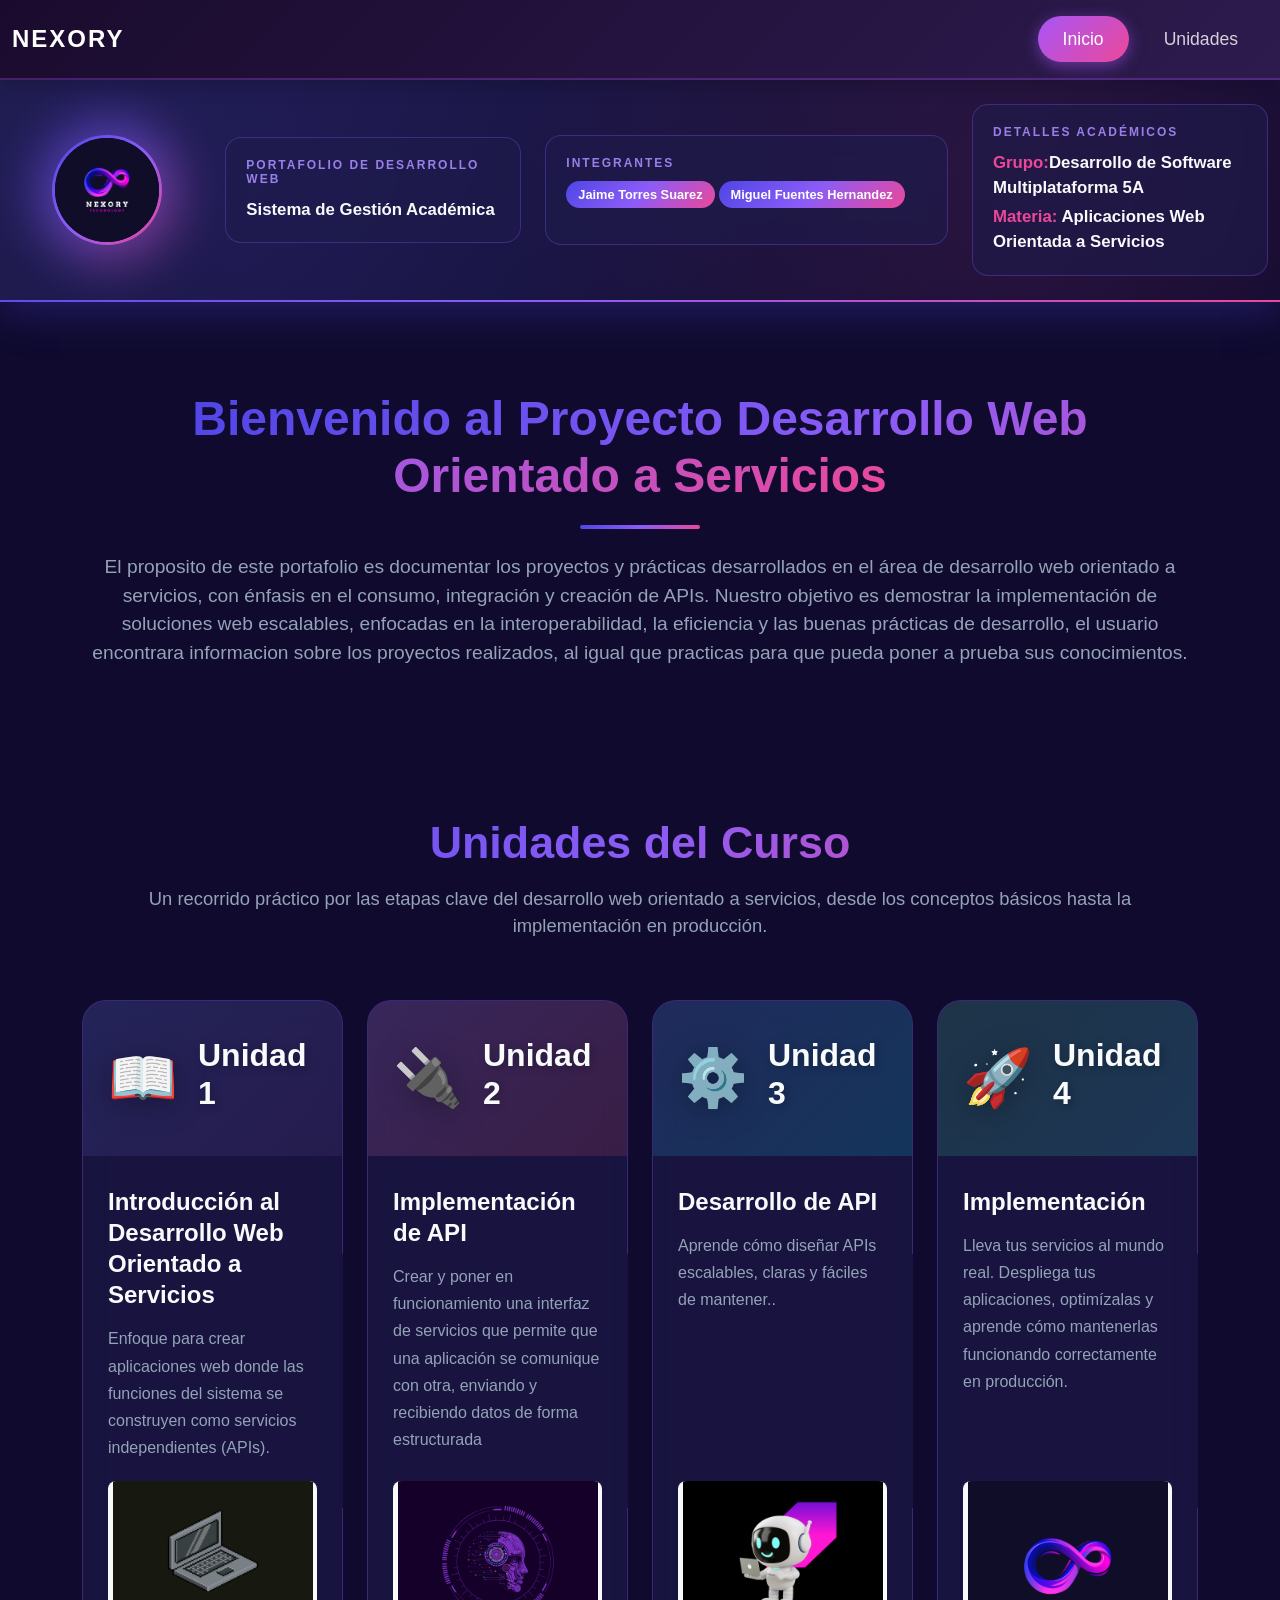
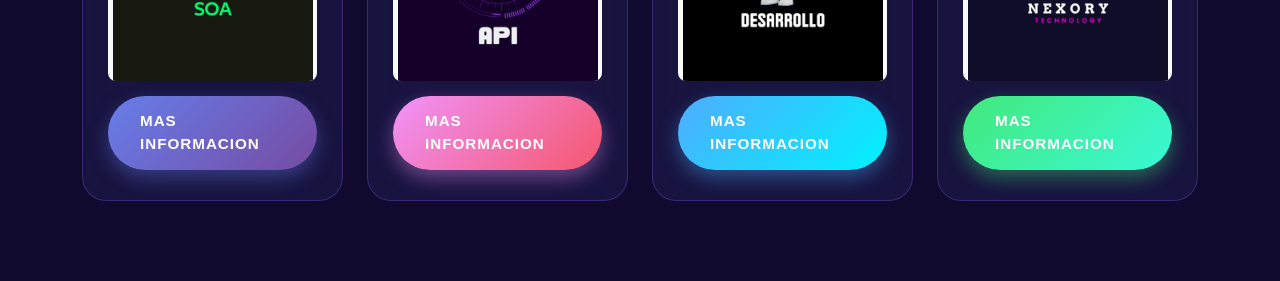
<file: index.html>
<!DOCTYPE html>
<html lang="es">
<head>
    <meta charset="UTF-8">
    <meta name="viewport" content="width=device-width, initial-scale=1.0">
    <title>Proyecto Académico - Nexory Technology</title>
    <link href="https://cdnjs.cloudflare.com/ajax/libs/bootstrap/5.3.2/css/bootstrap.min.css" rel="stylesheet">
    <link rel="stylesheet" href="css/index.css">
<body>
    <!-- Menú de Navegación -->
    <nav class="navbar navbar-expand-lg navbar-light bg-light sticky-top shadow">
        <div class="container-fluid">
            <a class="navbar-brand fw-bold text-primary" href="#inicio">NEXORY</a>
            <button class="navbar-toggler" type="button" data-bs-toggle="collapse" data-bs-target="#navbarNav" aria-controls="navbarNav" aria-expanded="false" aria-label="Toggle navigation">
                <span class="navbar-toggler-icon"></span>
            </button>
            <div class="collapse navbar-collapse" id="navbarNav">
                <ul class="navbar-nav ms-auto">
                    <li class="nav-item">
                        <a class="nav-link active px-4" href="#inicio">Inicio</a>
                    </li>
                    <li class="nav-item">
                        <a class="nav-link px-4" href="#unidades">Unidades</a>
                    </li>
                </ul>
            </div>
        </div>
    </nav>

    <!-- Barra Superior Moderna -->
    <header id="inicio" class="header-top">
        <div class="header-overlay"></div>
        <div class="container-fluid">
            <div class="row align-items-center py-4 position-relative">
                <!-- Logo Section -->
                <div class="col-lg-2 col-md-12 text-center mb-md-3 mb-lg-0">
                    <div class="logo-wrapper">
                        <div class="logo-glow"></div>
                        <img src="img/nexory.png" alt="Logo Nexory" class="logo-img">
                    </div>
                </div>

                <!-- Proyecto Section -->
                <div class="col-lg-3 col-md-6 mb-3 mb-lg-0">
                    <div class="info-card gradient-card">
                        <div class="card-content">
                            <h6 class="info-label">Portafolio de Desarrollo Web</h6>
                            <p class="info-value">Sistema de Gestión Académica</p>
                        </div>
                        <div class="card-shine"></div>
                    </div>
                </div>

                <!-- Estudiante y Carrera Section -->
                <div class="col-lg-4 col-md-6 mb-3 mb-lg-0">
                    <div class="info-card gradient-card">
                        <div class="card-content">
                            <h6 class="info-label">Integrantes</h6>
                            <p class="info-subtitle">
                                <span class="badge-custom">Jaime Torres Suarez</span>
                                <span class="badge-custom">Miguel Fuentes Hernandez</span>
                            </p>
                        </div>
                        <div class="card-shine"></div>
                    </div>
                </div>

                <!-- Grupo y Materia Section -->
                <div class="col-lg-3 col-md-12">
                    <div class="info-card gradient-card">
                        <div class="card-content">
                            <h6 class="info-label">Detalles Académicos</h6>
                            <p class="info-value mb-1">
                                <span class="highlight-text">Grupo:</span>Desarrollo de Software Multiplataforma 5A
                            </p>
                            <p class="info-value">
                                <span class="highlight-text">Materia:</span> Aplicaciones Web Orientada a Servicios
                            </p>
                        </div>
                        <div class="card-shine"></div>
                    </div>
                </div>
            </div>
        </div>
    </header>

    <!-- Contenido Principal -->
    <main class="container mt-5">
        <div class="content-wrapper">
            <div class="content-header text-center mb-5">
                <h1 class="main-title">
                    <span class="title-gradient">Bienvenido al Proyecto Desarrollo Web Orientado a Servicios</span>
                </h1>
                <div class="title-underline"></div>
                <p class="lead-text mt-4">El proposito de este portafolio es documentar los proyectos y prácticas desarrollados en el área de desarrollo web orientado a servicios, con énfasis en el consumo, integración y creación de APIs. Nuestro objetivo es demostrar la implementación de soluciones web escalables, enfocadas en la interoperabilidad, la eficiencia y las buenas prácticas de desarrollo, el usuario encontrara informacion sobre los proyectos realizados, al igual que practicas para que pueda poner a prueba sus conocimientos.</p>
            </div>
        </div>

        <!-- Sección de Unidades -->
        <section id="unidades" class="units-section">
            <h2 class="section-title">Unidades del Curso</h2>
            <p class="section-subtitle">Un recorrido práctico por las etapas clave del desarrollo web orientado a servicios, desde los conceptos básicos hasta la implementación en producción.</p>

            <div class="row g-4">
                <!-- Unidad 1 -->
                <div class="col-lg-6 col-xl-3">
                    <div class="unit-card">
                        <div class="unit-header unit-header-1">
                            <div class="unit-icon">📖</div>
                            <h3 class="unit-number">Unidad 1</h3>
                        </div>
                        <div class="unit-body">
                            <h4 class="unit-title">Introducción al Desarrollo Web Orientado a Servicios</h4>
                            <p class="unit-description">Enfoque para crear aplicaciones web donde las funciones del sistema se construyen como servicios independientes (APIs).</p>
                            <div class="unit-image-placeholder">
                                <img src="img\SOA.png" alt="SOA Image" class="unit-image">
                            </div>
                            <a href="unidad1.html" class="btn-unit btn-unit-1">
                                Mas informacion
                                <span class="btn-arrow"></span>
                            </a>
                        </div>
                    </div>
                </div>

                <!-- Unidad 2 -->
                <div class="col-lg-6 col-xl-3">
                    <div class="unit-card">
                        <div class="unit-header unit-header-2">
                            <div class="unit-icon">🔌</div>
                            <h3 class="unit-number">Unidad 2</h3>
                        </div>
                        <div class="unit-body">
                            <h4 class="unit-title">Implementación de API</h4>
                            <p class="unit-description">Crear y poner en funcionamiento una interfaz de servicios que permite que una aplicación se comunique con otra, enviando y recibiendo datos de forma estructurada</p>
                            <div class="unit-image-placeholder">
                                <img src="img\API.png" alt="API Image" class="unit-image">
                            </div>
                            <a href="#unidad2" class="btn-unit btn-unit-2">
                               Mas informacion
                                <span class="btn-arrow"></span>
                            </a>
                        </div>
                    </div>
                </div>

                <!-- Unidad 3 -->
                <div class="col-lg-6 col-xl-3">
                    <div class="unit-card">
                        <div class="unit-header unit-header-3">
                            <div class="unit-icon">⚙️</div>
                            <h3 class="unit-number">Unidad 3</h3>
                        </div>
                        <div class="unit-body">
                            <h4 class="unit-title">Desarrollo de API</h4>
                            <p class="unit-description">Aprende cómo diseñar APIs escalables, claras y fáciles de mantener..</p>
                            <div class="unit-image-placeholder">
                                <img src="img\desarrollo.png" alt="Desarrollo Image" class="unit-image">
                            </div>
                            <a href="#unidad3" class="btn-unit btn-unit-3">
                                Mas informacion
                                <span class="btn-arrow"></span>
                            </a>
                        </div>
                    </div>
                </div>

                <!-- Unidad 4 -->
                <div class="col-lg-6 col-xl-3">
                    <div class="unit-card">
                        <div class="unit-header unit-header-4">
                            <div class="unit-icon">🚀</div>
                            <h3 class="unit-number">Unidad 4</h3>
                        </div>
                        <div class="unit-body">
                            <h4 class="unit-title">Implementación</h4>
                            <p class="unit-description">Lleva tus servicios al mundo real.
Despliega tus aplicaciones, optimízalas y aprende cómo mantenerlas funcionando correctamente en producción.</p>
                            <div class="unit-image-placeholder">
                                <img src="img\nexory.png" alt="nexory Image" class="unit-image">
                            </div>
                            <a href="#unidad4" class="btn-unit btn-unit-4">
                                Mas informacion
                                <span class="btn-arrow"></span>
                            </a>
                        </div>
                    </div>
                </div>
            </div>
        </section>
    </main>

    <!-- Bootstrap JS -->
    <script src="https://cdn.jsdelivr.net/npm/bootstrap@5.3.0/dist/js/bootstrap.bundle.min.js"></script>
</body>
</file>
<file: css/index.css>
/* Navbar Estilo Oscuro con Morado */
.navbar {
    background: linear-gradient(135deg, #1a0b2e 0%, #2d1b4e 100%) !important;
    backdrop-filter: blur(10px);
    border-bottom: 2px solid rgba(168, 85, 247, 0.3);
    padding: 1rem 0;
    box-shadow: 0 4px 30px rgba(0, 0, 0, 0.5);
}

.navbar-brand {
    color: #ffffff !important;
    font-size: 1.5rem;
    font-weight: 700;
    letter-spacing: 2px;
    text-transform: uppercase;
    transition: all 0.3s ease;
}

.navbar-brand:hover {
    color: #a855f7 !important;
    text-shadow: 0 0 20px rgba(168, 85, 247, 0.6);
}

.navbar-nav .nav-link {
    color: rgba(255, 255, 255, 0.8) !important;
    font-weight: 500;
    font-size: 1.1rem;
    padding: 10px 25px !important;
    margin: 0 5px;
    border-radius: 25px;
    transition: all 0.3s ease;
    position: relative;
}

.navbar-nav .nav-link:hover {
    color: #ffffff !important;
    background: linear-gradient(135deg, #a855f7 0%, #ec4899 100%);
    transform: translateY(-2px);
    box-shadow: 0 5px 20px rgba(168, 85, 247, 0.4);
}

.navbar-nav .nav-link.active {
    color: #ffffff !important;
    background: linear-gradient(135deg, #a855f7 0%, #ec4899 100%);
    box-shadow: 0 4px 15px rgba(168, 85, 247, 0.5);
}

/* Efecto de brillo removido */

/* Botón toggle para móviles */
.navbar-toggler {
    border-color: rgba(168, 85, 247, 0.5);
    padding: 8px 12px;
}

.navbar-toggler:focus {
    box-shadow: 0 0 0 0.25rem rgba(168, 85, 247, 0.25);
}

.navbar-toggler-icon {
    background-image: url("data:image/svg+xml,%3csvg xmlns='http://www.w3.org/2000/svg' viewBox='0 0 30 30'%3e%3cpath stroke='rgba(168, 85, 247, 1)' stroke-linecap='round' stroke-miterlimit='10' stroke-width='2' d='M4 7h22M4 15h22M4 23h22'/%3e%3c/svg%3e");
}

/* Animación al hacer scroll */
.navbar.scrolled {
    background: linear-gradient(135deg, #0f0520 0%, #1a0b2e 100%) !important;
    box-shadow: 0 6px 40px rgba(0, 0, 0, 0.7);
}

/* Responsive */
@media (max-width: 991px) {
    .navbar-nav {
        text-align: center;
        padding: 15px 0;
    }
    
    .navbar-nav .nav-link {
        margin: 8px 0;
    }
    
    .navbar-collapse {
        background: rgba(26, 11, 46, 0.95);
        border-radius: 15px;
        margin-top: 15px;
        padding: 15px;
    }
}
/* ========================================
   ESTILOS GENERALES
======================================== */
* {
    margin: 0;
    padding: 0;
    box-sizing: border-box;
}

:root {
    --color-primary: #4F46E5;
    --color-secondary: #EC4899;
    --color-accent: #8B5CF6;
    --color-dark: #1E1B4B;
    --color-darker: #0F0A2E;
    --color-light: #F8FAFC;
    --gradient-main: linear-gradient(135deg, #4F46E5 0%, #8B5CF6 50%, #EC4899 100%);
    --gradient-dark: linear-gradient(135deg, #1E1B4B 0%, #0F0A2E 100%);
    --gradient-unit1: linear-gradient(135deg, #667eea 0%, #764ba2 100%);
    --gradient-unit2: linear-gradient(135deg, #f093fb 0%, #f5576c 100%);
    --gradient-unit3: linear-gradient(135deg, #4facfe 0%, #00f2fe 100%);
    --gradient-unit4: linear-gradient(135deg, #43e97b 0%, #38f9d7 100%);
}

body {
    font-family: 'Inter', -apple-system, BlinkMacSystemFont, 'Segoe UI', sans-serif;
    background: var(--color-darker);
    color: var(--color-light);
    min-height: 100vh;
    overflow-x: hidden;
}

/* ========================================
   HEADER SUPERIOR
======================================== */
.header-top {
    background: var(--gradient-dark);
    position: relative;
    box-shadow: 0 10px 40px rgba(79, 70, 229, 0.3);
    border-bottom: 2px solid transparent;
    border-image: var(--gradient-main) 1;
    overflow: hidden;
}

.header-overlay {
    position: absolute;
    top: 0;
    left: 0;
    right: 0;
    bottom: 0;
    background: radial-gradient(circle at 20% 50%, rgba(79, 70, 229, 0.1) 0%, transparent 50%),
                radial-gradient(circle at 80% 50%, rgba(236, 72, 153, 0.1) 0%, transparent 50%);
    pointer-events: none;
}

/* ========================================
   LOGO
======================================== */
.logo-wrapper {
    position: relative;
    display: inline-block;
}

.logo-glow {
    position: absolute;
    top: 50%;
    left: 50%;
    transform: translate(-50%, -50%);
    width: 140px;
    height: 140px;
    background: var(--gradient-main);
    border-radius: 50%;
    filter: blur(25px);
    opacity: 0.6;
    animation: pulse 3s ease-in-out infinite;
}

.logo-img {
    width: 110px;
    height: 110px;
    border-radius: 50%;
    object-fit: cover;
    border: 3px solid transparent;
    background: linear-gradient(var(--color-darker), var(--color-darker)) padding-box,
                var(--gradient-main) border-box;
    position: relative;
    z-index: 2;
    transition: transform 0.3s ease;
}

.logo-img:hover {
    transform: scale(1.1) rotate(5deg);
}

.brand-name {
    font-size: 1.2rem;
    font-weight: 800;
    letter-spacing: 3px;
    background: var(--gradient-main);
    -webkit-background-clip: text;
    -webkit-text-fill-color: transparent;
    background-clip: text;
    margin-top: 10px;
}

/* ========================================
   TARJETAS DE INFORMACIÓN HEADER
======================================== */
.info-card {
    background: rgba(30, 27, 75, 0.6);
    backdrop-filter: blur(10px);
    border: 1px solid rgba(139, 92, 246, 0.3);
    border-radius: 16px;
    padding: 20px;
    position: relative;
    overflow: hidden;
    transition: all 0.4s cubic-bezier(0.4, 0, 0.2, 1);
    height: 100%;
}

.info-card::before {
    content: '';
    position: absolute;
    top: 0;
    left: -100%;
    width: 100%;
    height: 100%;
    background: var(--gradient-main);
    opacity: 0;
    transition: all 0.4s ease;
}

.info-card:hover {
    transform: translateY(-8px);
    border-color: rgba(236, 72, 153, 0.6);
    box-shadow: 0 20px 40px rgba(79, 70, 229, 0.4),
                0 0 20px rgba(236, 72, 153, 0.3);
}

.info-card:hover::before {
    left: 0;
    opacity: 0.1;
}

.card-icon {
    font-size: 2rem;
    margin-bottom: 10px;
    filter: drop-shadow(0 0 10px rgba(139, 92, 246, 0.6));
}

.card-content {
    position: relative;
    z-index: 2;
}

.info-label {
    color: #A78BFA;
    font-size: 0.75rem;
    font-weight: 700;
    text-transform: uppercase;
    letter-spacing: 2px;
    margin-bottom: 10px;
    opacity: 0.9;
}

.info-value {
    color: #F8FAFC;
    font-size: 1.05rem;
    font-weight: 600;
    line-height: 1.5;
    margin-bottom: 0;
}

.info-subtitle {
    font-size: 0.9rem;
    color: #CBD5E1;
    margin-top: 5px;
}

.badge-custom {
    background: var(--gradient-main);
    color: white;
    padding: 4px 12px;
    border-radius: 20px;
    font-size: 0.8rem;
    font-weight: 600;
    display: inline-block;
}

.highlight-text {
    color: #EC4899;
    font-weight: 700;
}

.card-shine {
    position: absolute;
    top: -50%;
    right: -50%;
    width: 200%;
    height: 200%;
    background: linear-gradient(45deg, transparent, rgba(255, 255, 255, 0.1), transparent);
    transform: rotate(45deg);
    transition: all 0.6s ease;
    opacity: 0;
}

.info-card:hover .card-shine {
    opacity: 1;
    right: -200%;
}

/* ========================================
   CONTENIDO PRINCIPAL
======================================== */
.content-wrapper {
    padding: 40px 0;
}

.main-title {
    font-size: 3rem;
    font-weight: 900;
    margin-bottom: 20px;
}

.title-gradient {
    background: var(--gradient-main);
    -webkit-background-clip: text;
    -webkit-text-fill-color: transparent;
    background-clip: text;
    position: relative;
}

.title-underline {
    width: 120px;
    height: 4px;
    background: var(--gradient-main);
    margin: 0 auto;
    border-radius: 2px;
}

.lead-text {
    color: #94A3B8;
    font-size: 1.2rem;
    font-weight: 400;
}

/* ========================================
   SECCIÓN DE UNIDADES
======================================== */
.units-section {
    padding: 60px 0 80px;
}

.section-title {
    font-size: 2.8rem;
    font-weight: 900;
    text-align: center;
    margin-bottom: 15px;
    background: var(--gradient-main);
    -webkit-background-clip: text;
    -webkit-text-fill-color: transparent;
    background-clip: text;
}

.section-subtitle {
    text-align: center;
    color: #94A3B8;
    font-size: 1.15rem;
    margin-bottom: 60px;
    font-weight: 400;
}

/* ========================================
   TARJETAS DE UNIDADES
======================================== */
.unit-card {
    background: rgba(30, 27, 75, 0.6);
    backdrop-filter: blur(15px);
    border: 1px solid rgba(139, 92, 246, 0.3);
    border-radius: 24px;
    overflow: hidden;
    transition: all 0.5s cubic-bezier(0.4, 0, 0.2, 1);
    height: 100%;
    display: flex;
    flex-direction: column;
    position: relative;
}

.unit-card::before {
    content: '';
    position: absolute;
    top: 0;
    left: 0;
    right: 0;
    bottom: 0;
    background: var(--gradient-main);
    opacity: 0;
    transition: opacity 0.5s ease;
    z-index: 0;
}

.unit-card:hover {
    transform: translateY(-15px) scale(1.02);
    border-color: rgba(236, 72, 153, 0.6);
    box-shadow: 0 30px 60px rgba(79, 70, 229, 0.5),
                0 0 40px rgba(236, 72, 153, 0.3);
}

.unit-card:hover::before {
    opacity: 0.05;
}

/* Header de la tarjeta */
.unit-header {
    padding: 35px 25px;
    position: relative;
    display: flex;
    align-items: center;
    gap: 20px;
    z-index: 1;
    overflow: hidden;
}

.unit-header::before {
    content: '';
    position: absolute;
    top: 0;
    left: 0;
    right: 0;
    bottom: 0;
    opacity: 0.15;
    z-index: 0;
}

.unit-header-1::before { background: var(--gradient-unit1); }
.unit-header-2::before { background: var(--gradient-unit2); }
.unit-header-3::before { background: var(--gradient-unit3); }
.unit-header-4::before { background: var(--gradient-unit4); }

.unit-icon {
    font-size: 3.5rem;
    position: relative;
    z-index: 1;
    animation: float 3s ease-in-out infinite;
    filter: drop-shadow(0 5px 15px rgba(0, 0, 0, 0.3));
}

.unit-number {
    font-size: 2rem;
    font-weight: 900;
    color: #F8FAFC;
    position: relative;
    z-index: 1;
    text-shadow: 2px 2px 8px rgba(0, 0, 0, 0.3);
}

/* Cuerpo de la tarjeta */
.unit-body {
    padding: 30px 25px;
    flex-grow: 1;
    display: flex;
    flex-direction: column;
    position: relative;
    z-index: 1;
}

.unit-title {
    font-size: 1.5rem;
    font-weight: 800;
    color: #F8FAFC;
    margin-bottom: 15px;
    line-height: 1.3;
}

.unit-description {
    color: #94A3B8;
    font-size: 1rem;
    line-height: 1.7;
    margin-bottom: 20px;
    flex-grow: 1;
}

.unit-image-placeholder {
    width: 100%;
    height: 200px; /* Ajusta esta altura según necesites */
    display: flex;
    align-items: center;
    justify-content: center;
    overflow: hidden;
    margin: 15px 0;
    background-color: #f8f9fa;
    border-radius: 8px;
}

.unit-image {
    max-width: 100%;
    max-height: 100%;
    width: auto;
    height: auto;
    object-fit: contain; /* Mantiene la proporción sin recortar */
    display: block;
}

/* Alternativa si prefieres que cubra todo el espacio */
.unit-image-placeholder.cover-style {
    height: 180px;
}

.unit-image-placeholder.cover-style .unit-image {
    width: 100%;
    height: 100%;
    object-fit: cover; /* Cubre todo el espacio, puede recortar */
}

/* Para asegurar que el card tenga altura consistente */
.unit-card {
    height: 100%;
    display: flex;
    flex-direction: column;
}

.unit-body {
    flex: 1;
    display: flex;
    flex-direction: column;
}

.unit-image-placeholder {
    margin-top: auto;
    margin-bottom: 15px;
}

.unit-card:hover .unit-image-placeholder {
    border-color: rgba(236, 72, 153, 0.5);
    background: rgba(15, 10, 46, 0.6);
}

/* Botón de la tarjeta */
.btn-unit {
    background: var(--gradient-main);
    color: white;
    border: none;
    padding: 14px 32px;
    border-radius: 50px;
    font-weight: 700;
    font-size: 0.95rem;
    text-transform: uppercase;
    letter-spacing: 1px;
    transition: all 0.4s cubic-bezier(0.4, 0, 0.2, 1);
    box-shadow: 0 8px 20px rgba(79, 70, 229, 0.4);
    text-decoration: none;
    display: inline-flex;
    align-items: center;
    justify-content: center;
    gap: 10px;
    position: relative;
    overflow: hidden;
}

.btn-unit::before {
    content: '';
    position: absolute;
    top: 0;
    left: -100%;
    width: 100%;
    height: 100%;
    background: linear-gradient(90deg, transparent, rgba(255, 255, 255, 0.3), transparent);
    transition: left 0.5s ease;
}

.btn-unit:hover {
    transform: scale(1.05);
    box-shadow: 0 12px 30px rgba(79, 70, 229, 0.6);
    color: white;
}

.btn-unit:hover::before {
    left: 100%;
}

.btn-arrow {
    transition: transform 0.3s ease;
}

.btn-unit:hover .btn-arrow {
    transform: translateX(5px);
}

.btn-unit-1 { background: var(--gradient-unit1); box-shadow: 0 8px 20px rgba(102, 126, 234, 0.4); }
.btn-unit-2 { background: var(--gradient-unit2); box-shadow: 0 8px 20px rgba(240, 147, 251, 0.4); }
.btn-unit-3 { background: var(--gradient-unit3); box-shadow: 0 8px 20px rgba(79, 172, 254, 0.4); }
.btn-unit-4 { background: var(--gradient-unit4); box-shadow: 0 8px 20px rgba(67, 233, 123, 0.4); }

.btn-unit-1:hover { box-shadow: 0 12px 30px rgba(102, 126, 234, 0.6); }
.btn-unit-2:hover { box-shadow: 0 12px 30px rgba(240, 147, 251, 0.6); }
.btn-unit-3:hover { box-shadow: 0 12px 30px rgba(79, 172, 254, 0.6); }
.btn-unit-4:hover { box-shadow: 0 12px 30px rgba(67, 233, 123, 0.6); }

/* ========================================
   FOOTER
======================================== */
.footer-section {
    background: rgba(15, 10, 46, 0.8);
    border-top: 1px solid rgba(139, 92, 246, 0.3);
}

.footer-text {
    color: #94A3B8;
    font-size: 0.9rem;
    margin: 0;
}

/* ========================================
   ANIMACIONES
======================================== */
@keyframes pulse {
    0%, 100% {
        transform: translate(-50%, -50%) scale(1);
        opacity: 0.6;
    }
    50% {
        transform: translate(-50%, -50%) scale(1.1);
        opacity: 0.8;
    }
}

@keyframes float {
    0%, 100% { transform: translateY(0px); }
    50% { transform: translateY(-10px); }
}

@keyframes fadeInUp {
    from {
        opacity: 0;
        transform: translateY(30px);
    }
    to {
        opacity: 1;
        transform: translateY(0);
    }
}

.info-card {
    animation: fadeInUp 0.6s ease-out backwards;
}

.info-card:nth-child(1) { animation-delay: 0.1s; }
.info-card:nth-child(2) { animation-delay: 0.2s; }
.info-card:nth-child(3) { animation-delay: 0.3s; }
.info-card:nth-child(4) { animation-delay: 0.4s; }

.unit-card {
    animation: fadeInUp 0.7s ease-out backwards;
}

.unit-card:nth-child(1) { animation-delay: 0.1s; }
.unit-card:nth-child(2) { animation-delay: 0.2s; }
.unit-card:nth-child(3) { animation-delay: 0.3s; }
.unit-card:nth-child(4) { animation-delay: 0.4s; }

/* ========================================
   RESPONSIVIDAD
======================================== */
@media (max-width: 991px) {
    .logo-img {
        width: 90px;
        height: 90px;
    }
    
    .main-title {
        font-size: 2rem;
    }
    
    .section-title {
        font-size: 2rem;
    }
    
    .unit-card {
        margin-bottom: 30px;
    }
}

@media (max-width: 768px) {
    .info-card {
        margin-bottom: 15px;
    }
    
    .header-top .row {
        text-align: center;
    }
    
    .logo-wrapper {
        margin: 0 auto;
    }
    
    .unit-header {
        flex-direction: column;
        text-align: center;
    }
    
    .unit-icon {
        font-size: 3rem;
    }
}
</file>
